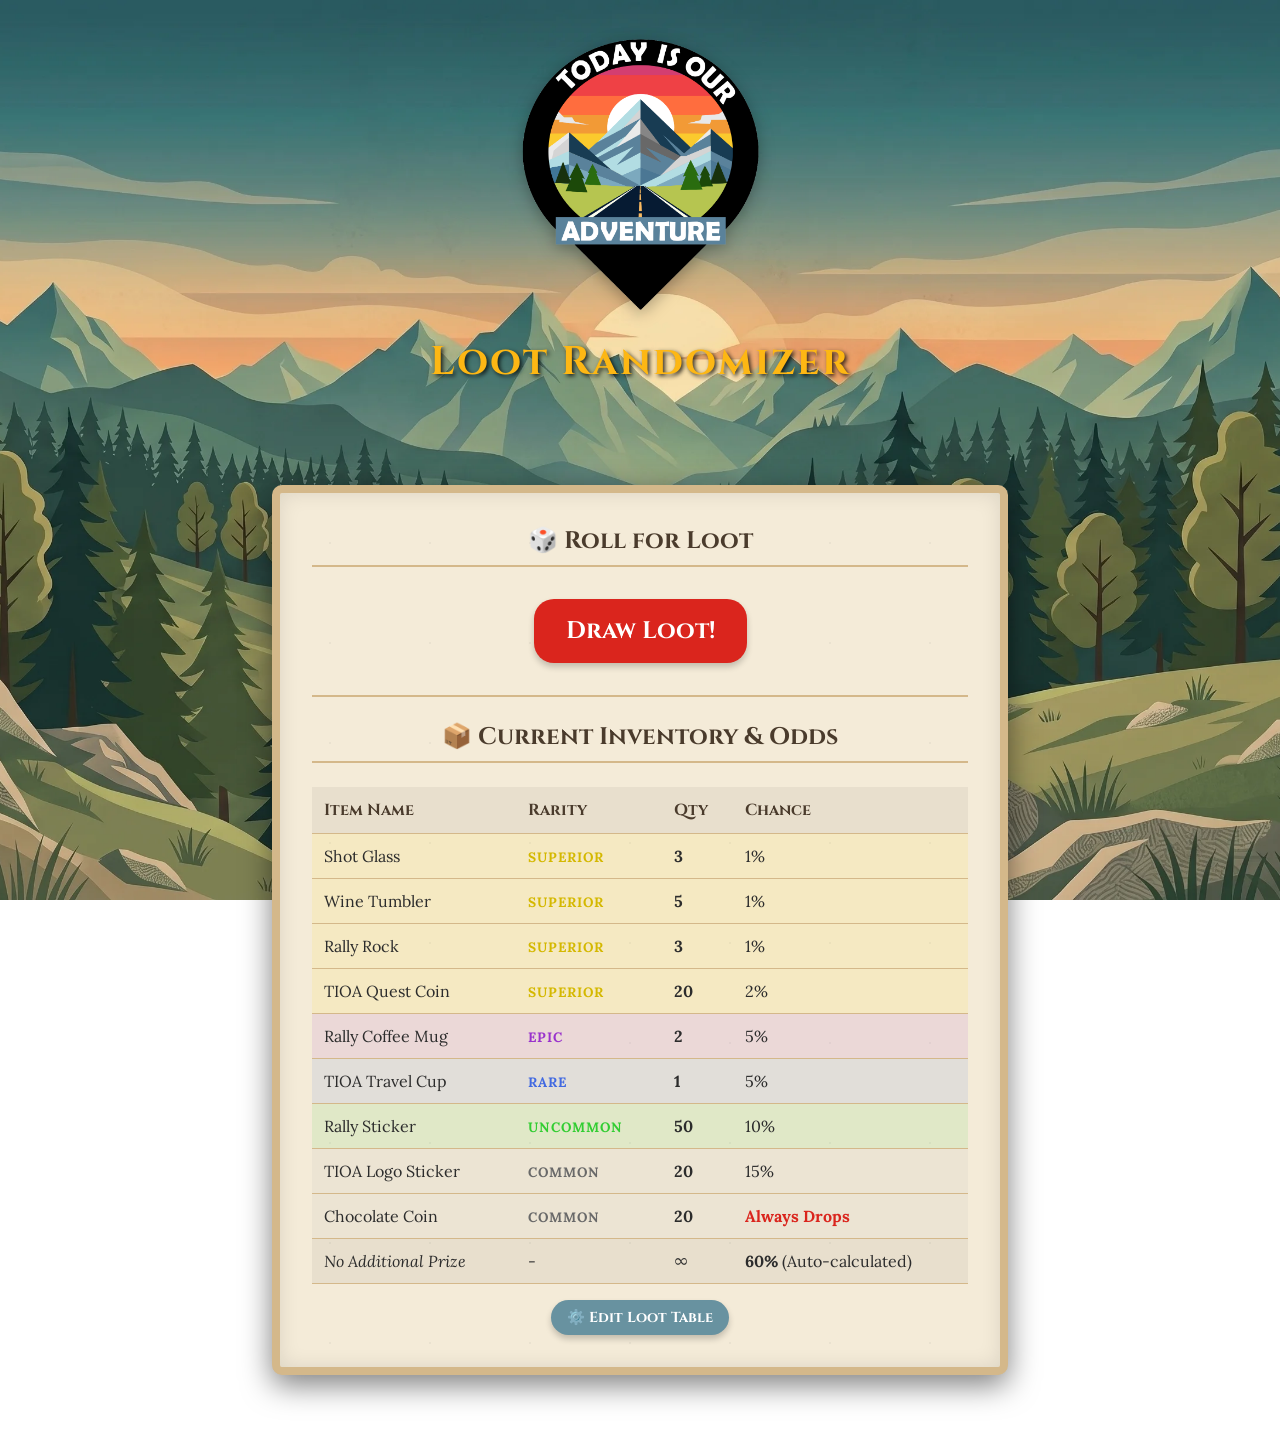
<file: randomizer.html>
<!DOCTYPE html>
<html lang="en">
<head>
    <meta charset="UTF-8">
    <meta name="viewport" content="width=device-width, initial-scale=1.0">
    <title>Loot Randomizer - Today Is Our Adventure</title>
    <link rel="icon" type="image/png" href="assets/favicon.png">
    <link rel="stylesheet" href="styles.css">
    <link href="https://fonts.googleapis.com/css2?family=Cinzel:wght@700&family=Lora:ital,wght@0,400;0,700;1,400&display=swap" rel="stylesheet">
    <style>
        .randomizer-container {
            max-width: 800px;
            margin: 2rem auto;
            padding: 2rem;
            position: relative;
        }

        .randomizer-content {
            background-color: var(--color-parchment);
            border: 8px solid var(--color-parchment-border);
            border-radius: 10px;
            padding: 2rem;
            box-shadow: inset 0 0 20px rgba(0,0,0,0.1), 0 10px 30px rgba(0,0,0,0.5);
            background-image: url('data:image/svg+xml;utf8,<svg xmlns="http://www.w3.org/2000/svg" width="100" height="100" opacity="0.05"><rect width="100" height="100" fill="none"/><circle cx="50" cy="50" r="1" fill="%23000"/></svg>');
        }

        .randomizer-content h2 {
            font-family: var(--font-title);
            text-align: center;
            margin-bottom: 1.5rem;
            color: #4a3b2c;
            border-bottom: 2px solid var(--color-parchment-border);
            padding-bottom: 0.5rem;
        }

        .roll-area {
            text-align: center;
            margin: 2rem 0;
        }

        .roll-btn {
            background-color: var(--color-sunset-red);
            color: #fff;
            font-size: 1.5rem;
            padding: 1rem 2rem;
        }

        .result-area {
            text-align: center;
            margin-top: 1.5rem;
            padding: 1.5rem;
            border: 2px dashed var(--color-parchment-border);
            border-radius: 8px;
            display: none;
            background-color: rgba(255, 255, 255, 0.4);
        }

        .result-area h3 {
            font-family: var(--font-title);
            font-size: 1.8rem;
            margin-bottom: 0.5rem;
        }

        .result-area p {
            font-size: 1.2rem;
            margin-bottom: 1rem;
        }

        .inventory-area, .settings-area {
            margin-top: 2rem;
            border-top: 2px solid var(--color-parchment-border);
            padding-top: 1.5rem;
        }

        table {
            width: 100%;
            border-collapse: collapse;
            margin-top: 1rem;
        }

        th, td {
            padding: 0.75rem;
            text-align: left;
            border-bottom: 1px solid var(--color-parchment-border);
        }

        th {
            font-family: var(--font-title);
            color: #4a3b2c;
            background-color: rgba(0, 0, 0, 0.05);
        }

        .controls {
            display: flex;
            gap: 1rem;
            margin-bottom: 1rem;
            flex-wrap: wrap;
        }

        .settings-area {
            display: none; /* Hidden by default */
        }

        .toggle-settings-btn {
            background-color: var(--color-bg-mid);
            color: white;
            font-size: 0.9rem;
            padding: 0.5rem 1rem;
            margin-top: 1rem;
            display: block;
            margin-left: auto;
            margin-right: auto;
        }

        .settings-form {
            display: flex;
            flex-direction: column;
            gap: 1rem;
        }

        .settings-row {
            display: flex;
            gap: 1rem;
            align-items: center;
            flex-wrap: wrap; /* Ensure fields wrap gracefully if needed on smaller screens */
        }

        .settings-row input[type="number"] {
            width: 80px;
        }

        .settings-row input[type="text"] {
            flex-grow: 1;
        }

        .btn-small {
            padding: 0.5rem 1rem;
            font-size: 0.9rem;
        }

        .btn-danger {
            background-color: var(--color-sunset-red);
            color: white;
        }
    </style>
</head>
<body>
    <header class="hero">
        <a href="index.html">
            <img src="assets/logo.png" alt="Today Is Our Adventure Logo" class="logo">
        </a>
        <h1 class="welcome-title">Loot Randomizer</h1>
    </header>

    <main class="randomizer-container">
        <div class="randomizer-content">
            <h2>🎲 Roll for Loot</h2>

            <div class="roll-area">
                <button id="roll-btn" class="action-btn roll-btn">Draw Loot!</button>
            </div>

            <div id="result-area" class="result-area">
                <div class="rarity-badge" id="result-rarity">Rarity</div>
                <h3 id="result-name">Item Name</h3>
                <p id="result-remaining-container">Quantity remaining: <span id="result-remaining">X</span></p>

                <div id="result-always-dropped-area" style="display:none; margin-top: 1rem; border-top: 1px solid rgba(0,0,0,0.1); padding-top: 1rem;">
                    <p style="font-size: 0.9em; font-weight: bold; color: #4a3b2c; margin-bottom: 0.5rem;">Also Received:</p>
                    <ul id="result-always-dropped-list" style="list-style-type: none; padding: 0; margin: 0; font-size: 0.9em;">
                        <!-- Injected by JS -->
                    </ul>
                </div>

                <div class="submit-actions" style="margin-top: 1.5rem;">
                    <button type="button" id="copy-result-btn" class="action-btn copy-btn">📋 Copy Result</button>
                    <a href="https://m.me/todayisouradventure" target="_blank" class="action-btn messenger-btn">💬 Messenger</a>
                </div>
            </div>

            <div class="inventory-area">
                <h2>📦 Current Inventory & Odds</h2>
                <div id="inventory-table-container">
                    <!-- Table will be injected here by JS -->
                </div>
            </div>

            <button id="toggle-settings-btn" class="action-btn toggle-settings-btn">⚙️ Edit Loot Table</button>

            <div id="settings-area" class="settings-area">
                <h2>⚙️ Settings & Configuration</h2>

                <h3>Loot Table Items</h3>
                <p style="font-size: 0.9em; margin-bottom: 1rem; color: #666;">
                    Assign a percentage chance to each item. The total chance of available items will automatically leave a remaining percentage for a "No Prize" outcome. Check "Always Drop" to guarantee an item drops alongside the main prize (its chance will be ignored).
                </p>
                <p style="font-weight: bold; margin-bottom: 1rem;" id="no-prize-calc-summary">Current "No Prize" Chance: Calculating...</p>

                <div id="items-form" class="settings-form">
                    <!-- Injected by JS -->
                </div>
                <div class="controls" style="margin-top: 1rem;">
                    <button id="add-item-btn" class="action-btn btn-small" style="background-color: var(--color-bg-bottom); color: white;">+ Add New Item</button>
                    <button id="save-items-btn" class="action-btn btn-small" style="background-color: var(--color-sunset-yellow);">Save Items</button>
                    <button id="reset-defaults-btn" class="action-btn btn-small btn-danger">Reset to Default</button>
                </div>
            </div>
        </div>
    </main>

    <script src="randomizer.js"></script>
</body>
</html>
</file>
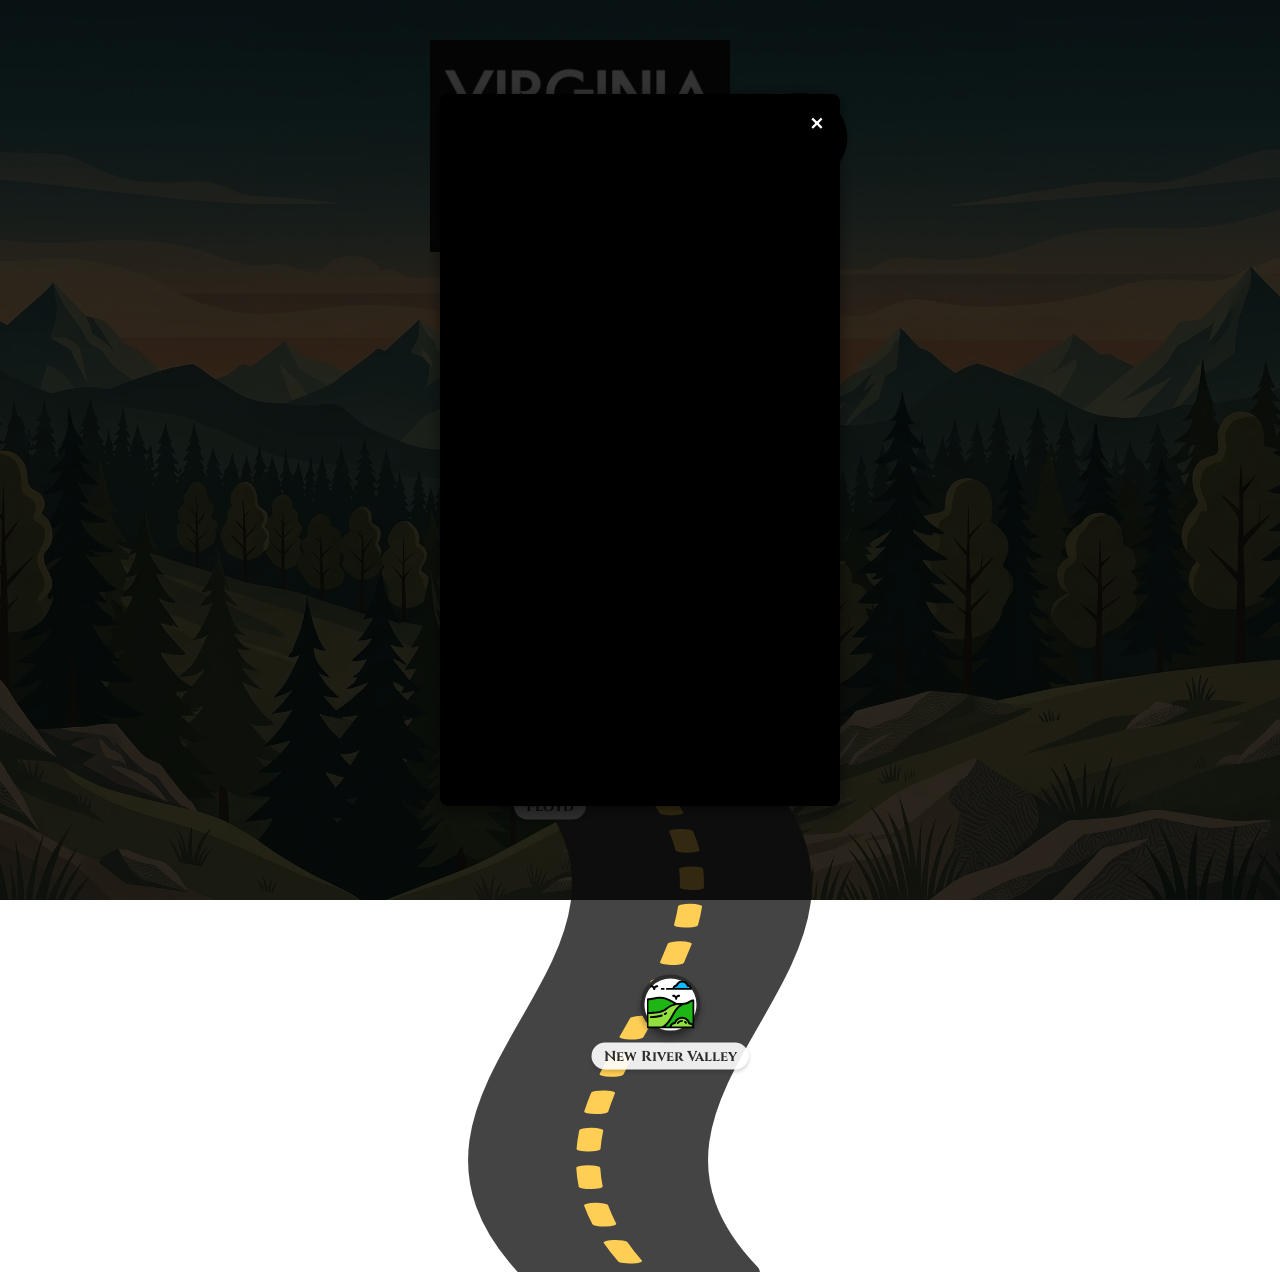
<file: Raffle_Winners/rafflewinners_2026.html>
<!DOCTYPE html>
<html lang="en">
<head>
    <meta charset="UTF-8">
    <meta name="viewport" content="width=device-width, initial-scale=1.0">
    <title>Raffle Winners 2026</title>
    <link rel="icon" type="image/png" href="../assets/favicon.png">
    <link rel="stylesheet" href="../styles.css">
    <link href="https://fonts.googleapis.com/css2?family=Cinzel:wght@700&family=Lora:ital,wght@0,400;0,700;1,400&display=swap" rel="stylesheet">
    <style>
        .virginia-header {
            display: flex;
            align-items: center;
            justify-content: center;
            gap: 20px;
            padding: 20px;
            margin-top: 20px;
        }

        .virginia-sign {
            max-width: 300px;
            height: auto;
        }

        .virginia-logo {
            max-width: 100px;
            height: auto;
        }

        .road-svg {
            position: absolute;
            top: 0;
            left: 0;
            width: 100%;
            height: 100%;
            z-index: 1;
            pointer-events: none;
        }

        .road-path {
            fill: none;
            stroke: #444; /* Dark grey road */
            stroke-width: 40;
            stroke-linecap: round;
            stroke-linejoin: round;
        }

        .road-centerline {
            fill: none;
            stroke: #FFCE54; /* Yellow dashed line */
            stroke-width: 4;
            stroke-dasharray: 15, 15;
            stroke-linecap: round;
            stroke-linejoin: round;
        }

        /* Adjust waypoints to act as links */
        .waypoint-link {
            text-decoration: none;
            color: inherit;
            display: block;
        }

        .waypoint-link:hover .icon-container {
            transform: scale(1.1);
        }

        /* Video Modal Styles */
        .video-modal {
            display: none; /* Hidden by default */
            position: fixed;
            z-index: 1000;
            left: 0;
            top: 0;
            width: 100%;
            height: 100%;
            background-color: rgba(0, 0, 0, 0.8);
            align-items: center;
            justify-content: center;
        }

        .video-modal-content {
            position: relative;
            width: 90vw;
            max-width: 400px;
            aspect-ratio: 9 / 16;
            background: #000;
            border-radius: 8px;
            overflow: hidden;
            box-shadow: 0 4px 15px rgba(0,0,0,0.5);
        }

        #ytplayer {
            width: 100%;
            height: 100%;
            border: none;
        }

        .close-video-modal {
            position: absolute;
            top: 10px;
            right: 15px;
            color: #fff;
            font-size: 30px;
            font-weight: bold;
            cursor: pointer;
            z-index: 10;
            text-shadow: 0 2px 4px rgba(0,0,0,0.8);
        }

        .close-video-modal:hover {
            color: #ccc;
        }
    </style>
</head>
<body>
    <header class="virginia-header">
        <img src="../assets/VirginiaSign.png" alt="Virginia is for Lovers" class="virginia-sign">
        <img src="../assets/logo_small.webp" alt="TIOA Logo" class="virginia-logo">
    </header>

    <main class="adventure-map">
        <!-- SVG road -->
        <svg class="road-svg" viewBox="0 0 100 800" preserveAspectRatio="none">
            <!-- Road Base -->
            <path class="road-path" d="M 50 0 C 80 150, 20 250, 50 400 C 80 550, 20 650, 50 800" />
            <!-- Center Line -->
            <path class="road-centerline" d="M 50 0 C 80 150, 20 250, 50 400 C 80 550, 20 650, 50 800" />
        </svg>

        <div class="waypoints">
            <!-- Waypoint 1: Roanoke/Salem -->
            <a href="https://youtu.be/5X2YtgAhfsA" target="_blank" class="waypoint-link">
                <div class="waypoint" style="top: 25%; left: 60%;">
                    <div class="icon-container">
                        <img src="../assets/city.svg" alt="Roanoke/Salem" class="icon" style="width: 48px; height: 48px;">
                    </div>
                    <span class="waypoint-label">Roanoke/Salem</span>
                </div>
            </a>

            <!-- Waypoint 2: Floyd -->
            <a href="https://youtu.be/lflxAWRd14I" target="_blank" class="waypoint-link">
                <div class="waypoint" style="top: 50%; left: 35%;">
                    <div class="icon-container">
                        <img src="../assets/town.svg" alt="Floyd" class="icon" style="width: 48px; height: 48px;">
                    </div>
                    <span class="waypoint-label">Floyd</span>
                </div>
            </a>

            <!-- Waypoint 3: New River Valley -->
            <a href="https://youtu.be/Dl7YLWQ3_aw" target="_blank" class="waypoint-link">
                <div class="waypoint" style="top: 75%; left: 55%;">
                    <div class="icon-container">
                        <img src="../assets/valley.svg" alt="New River Valley" class="icon" style="width: 48px; height: 48px;">
                    </div>
                    <span class="waypoint-label">New River Valley</span>
                </div>
            </a>
        </div>
    </main>

    <!-- Video Modal -->
    <div id="videoModal" class="video-modal">
        <div class="video-modal-content">
            <span class="close-video-modal" onclick="closeVideoModal()">&times;</span>
            <div id="ytplayer"></div>
        </div>
    </div>

    <script>
        // Check if video has been played
        if (!localStorage.getItem('raffle_2026_video_played')) {
            // Mark as played
            localStorage.setItem('raffle_2026_video_played', 'true');

            // Show modal
            const modal = document.getElementById('videoModal');
            modal.style.display = 'flex';

            // Load YouTube IFrame API
            var tag = document.createElement('script');
            tag.src = "https://www.youtube.com/iframe_api";
            var firstScriptTag = document.getElementsByTagName('script')[0];
            if (firstScriptTag) {
                firstScriptTag.parentNode.insertBefore(tag, firstScriptTag);
            } else {
                document.head.appendChild(tag);
            }
        }

        var player;
        function onYouTubeIframeAPIReady() {
            // Ensure modal is visible before creating player if we're supposed to play
            const modal = document.getElementById('videoModal');
            if (modal.style.display === 'flex') {
                player = new YT.Player('ytplayer', {
                    height: '100%',
                    width: '100%',
                    videoId: 'e_S6dq_RYQU', // Short ID
                    playerVars: {
                        'autoplay': 1,
                        'playsinline': 1
                    },
                    events: {
                        'onReady': onPlayerReady,
                        'onStateChange': onPlayerStateChange
                    }
                });
            }
        }

        function onPlayerReady(event) {
            // Attempt to play automatically
            // Unmuted autoplay might be blocked by browsers, falling back to user interaction
            event.target.playVideo();
        }

        function onPlayerStateChange(event) {
            // If video ends (State 0)
            if (event.data == YT.PlayerState.ENDED) {
                closeVideoModal();
            }
        }

        function closeVideoModal() {
            const modal = document.getElementById('videoModal');
            modal.style.display = 'none';
            if (player && typeof player.stopVideo === 'function') {
                player.stopVideo();
            }
        }
    </script>
</body>
</html>
</file>
<file: styles.css>
:root {
    --color-bg-top: #1a2f40; /* Dark blue from mountains */
    --color-bg-mid: #6892a0; /* Lighter blue */
    --color-bg-bottom: #94b967; /* Forest green base */

    --color-sunset-orange: #f26222;
    --color-sunset-yellow: #fdb714;
    --color-sunset-red: #da251d;
    --color-parchment: #f4ebd8;
    --color-parchment-border: #d4b88a;

    --color-text: #2c2c2c;
    --color-title: #fdb714; /* Golden */

    --font-title: 'Cinzel', serif;
    --font-body: 'Lora', serif;
}

* {
    margin: 0;
    padding: 0;
    box-sizing: border-box;
}

body {
    font-family: var(--font-body);
    background-image: url('assets/quest_background.webp');
    background-size: cover;
    background-position: center;
    background-attachment: fixed;
    background-repeat: no-repeat;
    color: var(--color-text);
    min-height: 100vh;
    overflow-x: hidden;
}

/* Header */
.hero {
    text-align: center;
    padding: 2rem 1rem;
    position: relative;
    z-index: 10;
}

.logo {
    max-width: 250px;
    width: 100%;
    height: auto;
    filter: drop-shadow(0 4px 8px rgba(0,0,0,0.3));
    margin-bottom: 1rem;
}

.welcome-title {
    font-family: var(--font-title);
    color: var(--color-title);
    font-size: 2.5rem;
    text-shadow: 2px 2px 4px rgba(0,0,0,0.8);
    letter-spacing: 2px;
}

/* Adventure Map */
.adventure-map {
    position: relative;
    width: 100%;
    height: 1000px; /* Gives scroll room for the trail */
    margin: 0 auto;
    max-width: 600px; /* Keeps it mobile-focused but works on desktop */
}

/* The SVG Trail */
.trail-svg {
    position: absolute;
    top: 0;
    left: 0;
    width: 100%;
    height: 100%;
    z-index: 1;
}

.trail-path {
    fill: none;
    stroke: var(--color-sunset-yellow);
    stroke-width: 4;
    stroke-dasharray: 10 10;
    opacity: 0.8;
}

/* Waypoints */
.waypoints {
    position: absolute;
    top: 0;
    left: 0;
    width: 100%;
    height: 100%;
    z-index: 2;
}

.waypoint {
    position: absolute;
    transform: translate(-50%, -50%);
    display: flex;
    flex-direction: column;
    align-items: center;
    cursor: pointer;
    text-decoration: none;
    transition: transform 0.3s ease;
}

.waypoint:hover {
    transform: translate(-50%, -50%) scale(1.1);
}

.icon-container {
    background: #fff;
    border: 4px solid var(--color-text);
    border-radius: 50%;
    width: 60px;
    height: 60px;
    display: flex;
    justify-content: center;
    align-items: center;
    font-size: 2rem;
    box-shadow: 0 4px 6px rgba(0,0,0,0.3);
    position: relative;
    z-index: 2;
}

.gold-marker {
    background: var(--color-sunset-yellow);
    border-color: #fff;
    color: #fff;
    font-weight: bold;
    font-size: 2.5rem;
    animation: bounce 2s infinite;
}

@keyframes bounce {
    0%, 20%, 50%, 80%, 100% {transform: translateY(0);}
    40% {transform: translateY(-15px);}
    60% {transform: translateY(-7px);}
}

.waypoint-label {
    margin-top: 0.5rem;
    background: rgba(255, 255, 255, 0.9);
    padding: 0.25rem 0.75rem;
    border-radius: 20px;
    font-family: var(--font-title);
    font-size: 0.9rem;
    font-weight: bold;
    color: var(--color-text);
    box-shadow: 0 2px 4px rgba(0,0,0,0.2);
    white-space: nowrap;
}

/* Modals */
.modal {
    display: none; /* Hidden by default */
    position: fixed;
    top: 0;
    left: 0;
    width: 100%;
    height: 100%;
    background: rgba(0, 0, 0, 0.7);
    z-index: 100;
    justify-content: center;
    align-items: center;
    padding: 1rem;
    opacity: 0;
    transition: opacity 0.3s ease;
}

.modal.active {
    display: flex;
    opacity: 1;
}

.modal-content.parchment {
    background-color: var(--color-parchment);
    border: 8px solid var(--color-parchment-border);
    border-radius: 10px;
    padding: 2rem;
    max-width: 500px;
    width: 100%;
    max-height: 90vh;
    overflow-y: auto;
    position: relative;
    box-shadow: inset 0 0 20px rgba(0,0,0,0.1), 0 10px 30px rgba(0,0,0,0.5);
    background-image: url('data:image/svg+xml;utf8,<svg xmlns="http://www.w3.org/2000/svg" width="100" height="100" opacity="0.05"><rect width="100" height="100" fill="none"/><circle cx="50" cy="50" r="1" fill="%23000"/></svg>'); /* Slight noise */
}

.close-btn {
    position: absolute;
    top: 10px;
    right: 15px;
    font-size: 2rem;
    background: none;
    border: none;
    cursor: pointer;
    color: #885522;
}

.modal-content h2 {
    font-family: var(--font-title);
    text-align: center;
    margin-bottom: 1.5rem;
    color: #4a3b2c;
    border-bottom: 2px solid var(--color-parchment-border);
    padding-bottom: 0.5rem;
}

.modal-content ul {
    margin-left: 1.5rem;
    margin-bottom: 1rem;
}

.modal-content li {
    margin-bottom: 0.75rem;
    line-height: 1.5;
}

.video-container {
    width: 100%;
    margin-bottom: 1.5rem;
    border-radius: 8px;
    overflow: hidden;
    box-shadow: 0 4px 8px rgba(0,0,0,0.2);
    background: #000;
}

.video-container video {
    width: 100%;
    display: block;
}

/* Loot Table Grid */
.loot-grid {
    display: flex;
    flex-direction: column;
    gap: 1rem;
    margin-top: 1rem;
}

.loot-item {
    background: rgba(255,255,255,0.6);
    border-left: 5px solid;
    padding: 1rem;
    border-radius: 0 8px 8px 0;
    box-shadow: 0 2px 4px rgba(0,0,0,0.05);
}

.loot-img {
    display: block;
    width: 60px;
    height: 60px;
    object-fit: cover;
    margin: 0.5rem 0;
    border-radius: 4px;
    box-shadow: 0 2px 4px rgba(0,0,0,0.2);
    cursor: pointer;
    transition: transform 0.2s ease;
}

.loot-img:hover {
    transform: scale(1.1);
}

.loot-img:not([data-tier]) {
    cursor: default;
    transform: none;
}

.loot-item h3 {
    margin: 0.25rem 0;
    font-family: var(--font-title);
    font-size: 1.1rem;
}

.loot-item p {
    font-size: 0.9rem;
    line-height: 1.4;
    margin-bottom: 0.5rem;
}

.loot-item small {
    display: block;
    font-style: italic;
    color: #666;
    font-size: 0.8rem;
}

.rarity {
    font-weight: bold;
    font-size: 0.85rem;
    text-transform: uppercase;
    letter-spacing: 1px;
}

/* Rarity Colors */
.legendary { border-color: #ff8c00; }
.legendary .rarity { color: #ff8c00; }

.superior { border-color: #ffd700; }
.superior .rarity { color: #d4b800; }
tr.superior td { background-color: rgba(255, 215, 0, 0.1); }

.epic { border-color: #9932cc; }
.epic .rarity { color: #9932cc; }
tr.epic td { background-color: rgba(153, 50, 204, 0.1); }

.rare { border-color: #4169e1; }
.rare .rarity { color: #4169e1; }
tr.rare td { background-color: rgba(65, 105, 225, 0.1); }

.uncommon { border-color: #32cd32; }
.uncommon .rarity { color: #32cd32; }
tr.uncommon td { background-color: rgba(50, 205, 50, 0.1); }

.common { border-color: #a9a9a9; }
.common .rarity { color: #696969; }
tr.common td { background-color: rgba(169, 169, 169, 0.1); }

.rarity-badge {
    display: inline-block;
    padding: 0.25rem 0.75rem;
    border-radius: 20px;
    font-weight: bold;
    text-transform: uppercase;
    font-size: 0.9rem;
    margin-bottom: 0.5rem;
    color: white;
}

.rarity-badge.legendary { background-color: #ff8c00; }
.rarity-badge.superior { background-color: #d4b800; }
.rarity-badge.epic { background-color: #9932cc; }
.rarity-badge.rare { background-color: #4169e1; }
.rarity-badge.uncommon { background-color: #32cd32; }
.rarity-badge.common { background-color: #696969; }

/* Form Styles */
.quest-form {
    display: flex;
    flex-direction: column;
    gap: 1.5rem;
    margin-top: 1rem;
}

.form-group {
    display: flex;
    flex-direction: column;
    gap: 0.5rem;
}

.form-group label {
    font-weight: bold;
    color: #4a3b2c;
}

.form-group input {
    padding: 0.75rem;
    border: 2px solid var(--color-parchment-border);
    border-radius: 4px;
    background: #fff;
    font-family: var(--font-body);
    font-size: 1rem;
}

.submit-instructions {
    margin-bottom: 1.5rem;
    line-height: 1.5;
    text-align: center;
}

.submit-actions {
    display: flex;
    gap: 1rem;
    justify-content: center;
    margin-top: 1rem;
}

.action-btn {
    padding: 0.75rem 1.5rem;
    border: none;
    border-radius: 20px;
    font-family: var(--font-title);
    font-weight: bold;
    font-size: 1rem;
    cursor: pointer;
    text-decoration: none;
    text-align: center;
    transition: transform 0.2s, box-shadow 0.2s, background-color 0.2s, color 0.2s;
    box-shadow: 0 4px 6px rgba(0,0,0,0.2);
}

.action-btn:hover {
    transform: translateY(-2px);
    box-shadow: 0 6px 8px rgba(0,0,0,0.3);
}

.copy-btn {
    background-color: #fff;
    color: var(--color-text);
    border: 2px solid var(--color-text);
}

.messenger-btn {
    background-color: #0084ff; /* Messenger blue */
    color: #fff;
}

/* Lightbox Styles */
.lightbox-modal {
    background: rgba(0, 0, 0, 0.9);
}

.lightbox-content {
    position: relative;
    max-width: 90vw;
    max-height: 90vh;
    display: flex;
    justify-content: center;
    align-items: center;
}

#lightbox-img {
    max-width: 100%;
    max-height: 90vh;
    border-radius: 8px;
    box-shadow: 0 4px 15px rgba(0,0,0,0.5);
    object-fit: contain;
}

.lightbox-close {
    top: -40px;
    right: -40px;
    color: #fff;
    font-size: 3rem;
}

.lightbox-nav {
    position: absolute;
    top: 50%;
    transform: translateY(-50%);
    background: rgba(0, 0, 0, 0.5);
    color: #fff;
    border: none;
    font-size: 2.5rem;
    padding: 1rem;
    cursor: pointer;
    border-radius: 50%;
    transition: background 0.3s ease;
    z-index: 110;
}

.lightbox-nav:hover {
    background: rgba(0, 0, 0, 0.8);
}

.prev-btn {
    left: -60px;
}

.next-btn {
    right: -60px;
}

.lightbox-nav:disabled {
    display: none;
}

/* Responsive adjustments */
@media (max-width: 768px) {
    .lightbox-close {
        top: -40px;
        right: 0;
    }

    .prev-btn {
        left: 10px;
    }

    .next-btn {
        right: 10px;
    }
}

@media (max-width: 400px) {
    .welcome-title {
        font-size: 2rem;
    }

    .waypoint-label {
        font-size: 0.8rem;
    }
}
</file>
